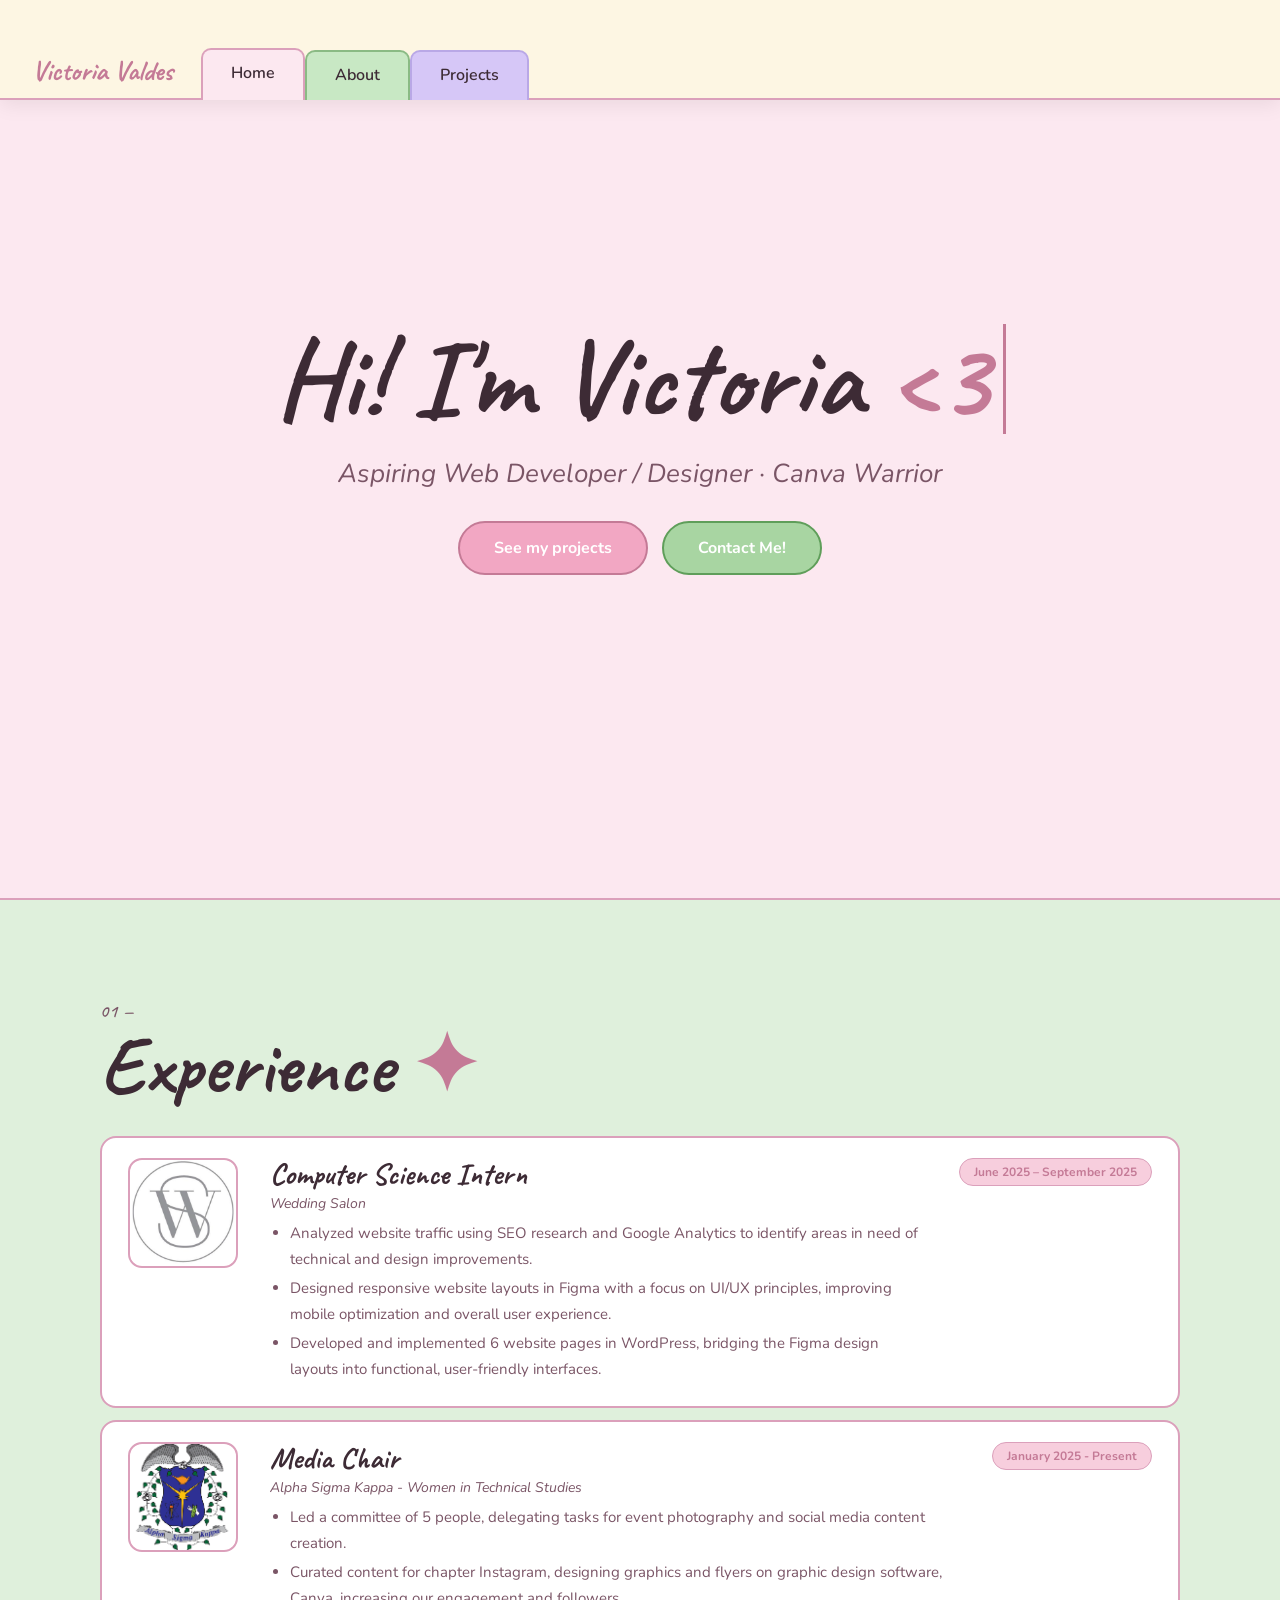
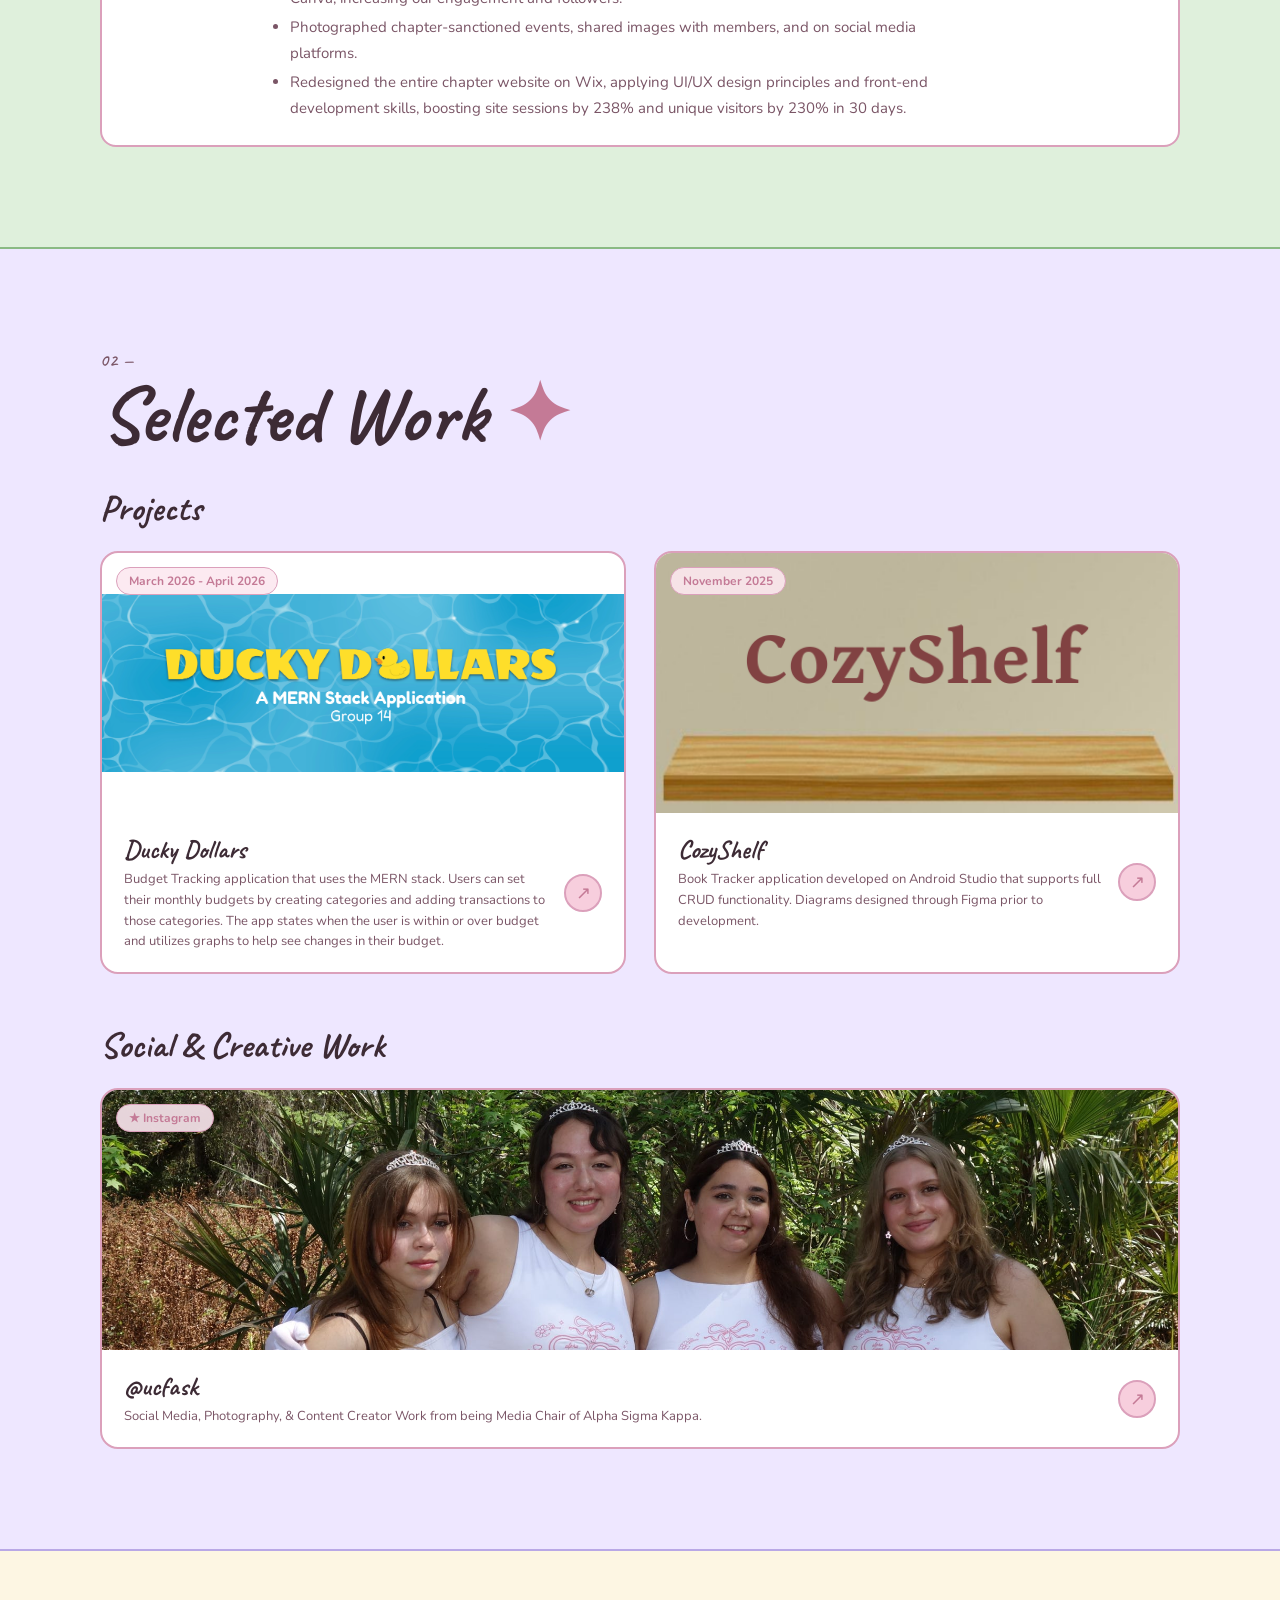
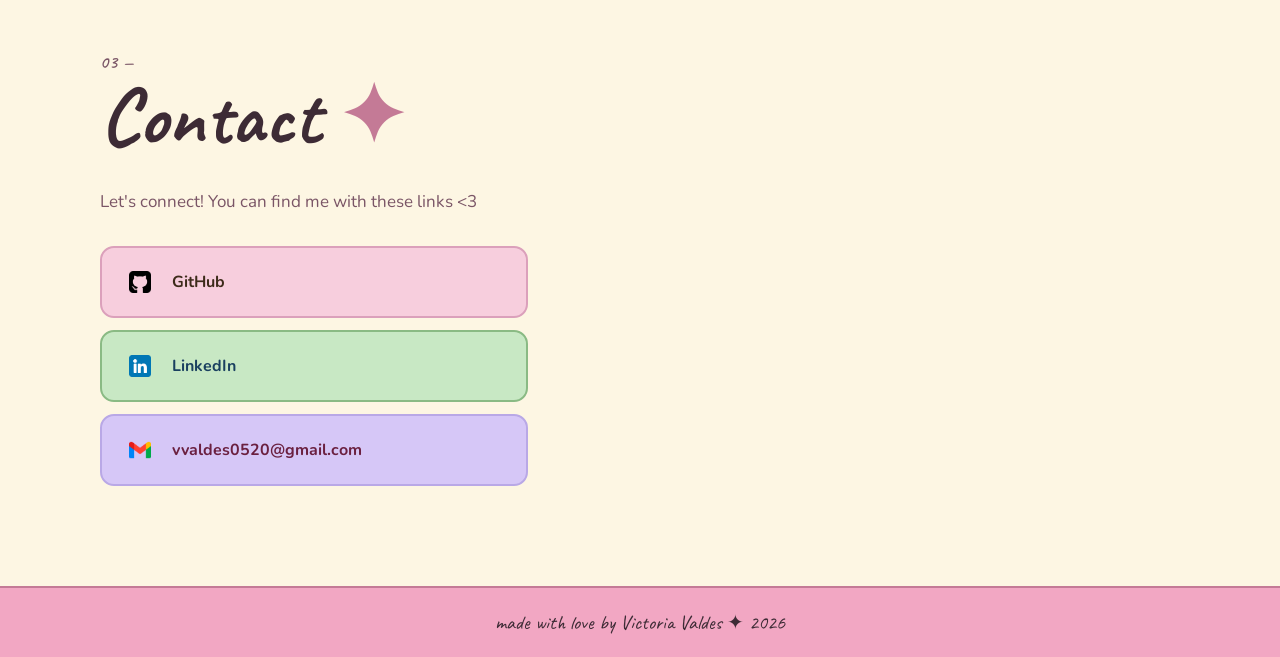
<file: index.html>
<!DOCTYPE html>
<html lang="en">
<head>
    <meta charset="UTF-8">
    <meta name="viewport" content="width=device-width, initial-scale=1.0">
    <title>valdes-portfolio</title>
    <link rel="preconnect" href="https://fonts.googleapis.com"/>
    <link rel="preconnect" href="https://fonts.gstatic.com" crossorigin/>
    <link href="https://fonts.googleapis.com/css2?family=Caveat:wght@500;600;700&family=Nunito:ital,wght@0,400;0,500;0,600;1,400&display=swap" rel="stylesheet">
    <link rel="stylesheet" href="styles.css">
</head>
<body>
    <nav>
        <div class="nav-logo">Victoria Valdes</div>
            <div class="tab-row">
                <a class="nav-tab active" data-section="hero" href="index.html">Home</a>
                <a class="nav-tab" data-section="about" href="about.html">About</a>
                <a class="nav-tab" data-section="projects" href="projects.html">Projects</a>
            </div>
    </nav>
    
    <!-- HERO -->
    <section id="hero">
        <div class="hero-inner">
            <div class="hero-greeting">
                Hi! I'm Victoria <span class="heart">&lt;3</span>
            </div>
            <div class="hero-sub">Aspiring Web Developer / Designer  ·  Canva Warrior</div>
            <div class="hero-ctas">
                <a class="btn btn-pink" href="projects.html">See my projects</a>
                <a class="btn btn-green" href="#contact">Contact Me!</a>
            </div>
        </div>
    </section>

    <!-- EXPERIENCE -->
    <section id="experience">
        <div class="exp-wrap">
            <div class="section-number">01 —</div>
            <div class="section-title">Experience <span class="sparkle">✦</span></div>
            <div class="exp-cards">

            <div class="exp-card">
                <div class="exp-logo">
                    <img src="assets/weddingsalon.png" alt="Company Name" />
                </div>
                <div>
                    <div class="exp-role">Computer Science Intern</div>
                    <div class="exp-company">Wedding Salon</div>
                    <div class="exp-desc">
                        <ul>
                            <li>Analyzed website traffic using SEO research and Google Analytics to identify areas in need of technical and design improvements.</li>
                            <li>Designed responsive website layouts in Figma with a focus on UI/UX principles, improving mobile optimization and overall user experience.</li>
                            <li>Developed and implemented 6 website pages in WordPress, bridging the Figma design layouts into functional, user-friendly interfaces.</li>
                        </ul>
                    </div>
                </div>
                <div class="exp-date">June 2025 – September 2025</div>
            </div>

            <div class="exp-card">
                <div class="exp-logo">
                    <img src="assets/ASK-Digital-Crest.png" alt="Organization" />
                </div>
                <div>
                    <div class="exp-role">Media Chair</div>
                    <div class="exp-company">Alpha Sigma Kappa - Women in Technical Studies</div>
                    <div class="exp-desc">
                        <ul>
                            <li>Led a committee of 5 people, delegating tasks for event photography and social media content creation.</li>
                            <li>Curated content for chapter Instagram, designing graphics and flyers on graphic design software, Canva, increasing our engagement and followers.</li>
                            <li>Photographed chapter-sanctioned events, shared images with members, and on social media platforms.</li>
                            <li>Redesigned the entire chapter website on Wix, applying UI/UX design principles and front-end development skills, boosting site sessions by 238% and unique visitors by 230% in 30 days.</li>
                        </ul>
                    </div>
                </div>
                <div class="exp-date">January 2025 - Present</div>
            </div>
            </div>
        </div>
    </section>

    <!-- SELECTED WORK -->
    <section id="projects-home">
        <div style="position:relative;z-index:1;">
            <div class="section-number">02 —</div>
            <div class="section-title">Selected Work <span class="sparkle">✦</span></div>

            <!-- Projects -->
            <div class="projects-label">Projects</div>
            <div class="projects-grid-home">
            <a class="project-home-card" href="https://github.com/wongbernice/MERN-Stack-Project-Group-14" target="_blank">
                <div class="project-home-card-thumb">
                    <div>
                        <img src="assets/Screenshot 2026-05-05 at 6.38.51 PM.png" alt="duckydollars">
                    </div>
                    <div class="platform-badge badge-instagram">March 2026 - April 2026</div>
                </div>
                <div class="project-home-card-body">
                    <div>
                        <h3>Ducky Dollars</h3>
                        <p>Budget Tracking application that uses the MERN stack. Users can set their monthly budgets by creating categories and adding transactions to those categories. The app states when the user is within or over budget and utilizes graphs to help see changes in their budget.</p>
                    </div>
                    <div class="arrow">↗</div>
                </div>
            </a>

            <a class="project-home-card" href="https://github.com/vvaldes0520/Book-Tracker-App" target="_blank">
                <div class="project-home-card-thumb">
                    <div>
                        <img src="assets/Screenshot 2026-05-05 at 6.32.41 PM.png" alt="CozyShelf">
                    </div>
                    <div class="platform-badge badge-instagram">November 2025</div>
                </div>
                <div class="project-home-card-body">
                    <div>
                        <h3>CozyShelf</h3>
                        <p>Book Tracker application developed on Android Studio that supports full CRUD functionality. Diagrams designed through Figma prior to development.</p>
                    </div>
                    <div class="arrow">↗</div>
                </div>
            </a>
            </div>

            <!-- Social & Creative Work -->
            <div class="projects-label">Social & Creative Work</div>
            <div class="project-home-grid">
                <a class="project-home-card" href="https://instagram.com/ucfask" target="_blank">
                    <div class="project-home-card-thumb">
                        <div>
                            <img src="assets/ask.jpeg" alt="ucfask instagram">
                        </div>
                        <div class="platform-badge badge-instagram">★ Instagram</div>
                    </div>
                    <div class="project-home-card-body">
                        <div>
                            <h3>@ucfask</h3>
                            <p>Social Media, Photography, & Content Creator Work from being Media Chair of Alpha Sigma Kappa.</p>
                        </div>
                        <div class="arrow">↗</div>
                    </div>
                </a>
            </div>
        </div>
    </section>

    <!-- CONTACT -->
    <section id="contact">
        <div class="contact-wrap">
            <div class="contact-left">
                <div class="section-number">03 —</div>
                <div class="section-title">Contact <span class="sparkle">✦</span></div>
                <p>Let's connect! You can find me with these links &lt;3</p>

                <div class="social-stack">
                    <a class="social-btn sb-github" href="https://github.com/vvaldes0520" target="_blank">
                        <div class="social-icon si-gh">
                            <img src="assets/github-sign.png">
                        </div>
                        GitHub
                    </a>
                    <a class="social-btn sb-linkedin" href="https://www.linkedin.com/in/valdes-victoria/" target="_blank">
                        <div class="social-icon si-li">
                            <img src="assets/linkedin.png">
                        </div>
                        LinkedIn
                    </a>
                    <a class="social-btn sb-email" href="mailto:vvaldes0520@gmail.com">
                        <div class="social-icon si-em">
                            <img src="assets/gmail.png">
                        </div>
                        vvaldes0520@gmail.com
                    </a>
                </div>
            </div>
        </div>
    </section>

    <footer>
        made with love by Victoria Valdes ✦ 2026
    </footer>
    <script src="main.js"></script>
</body>
</html>
</file>
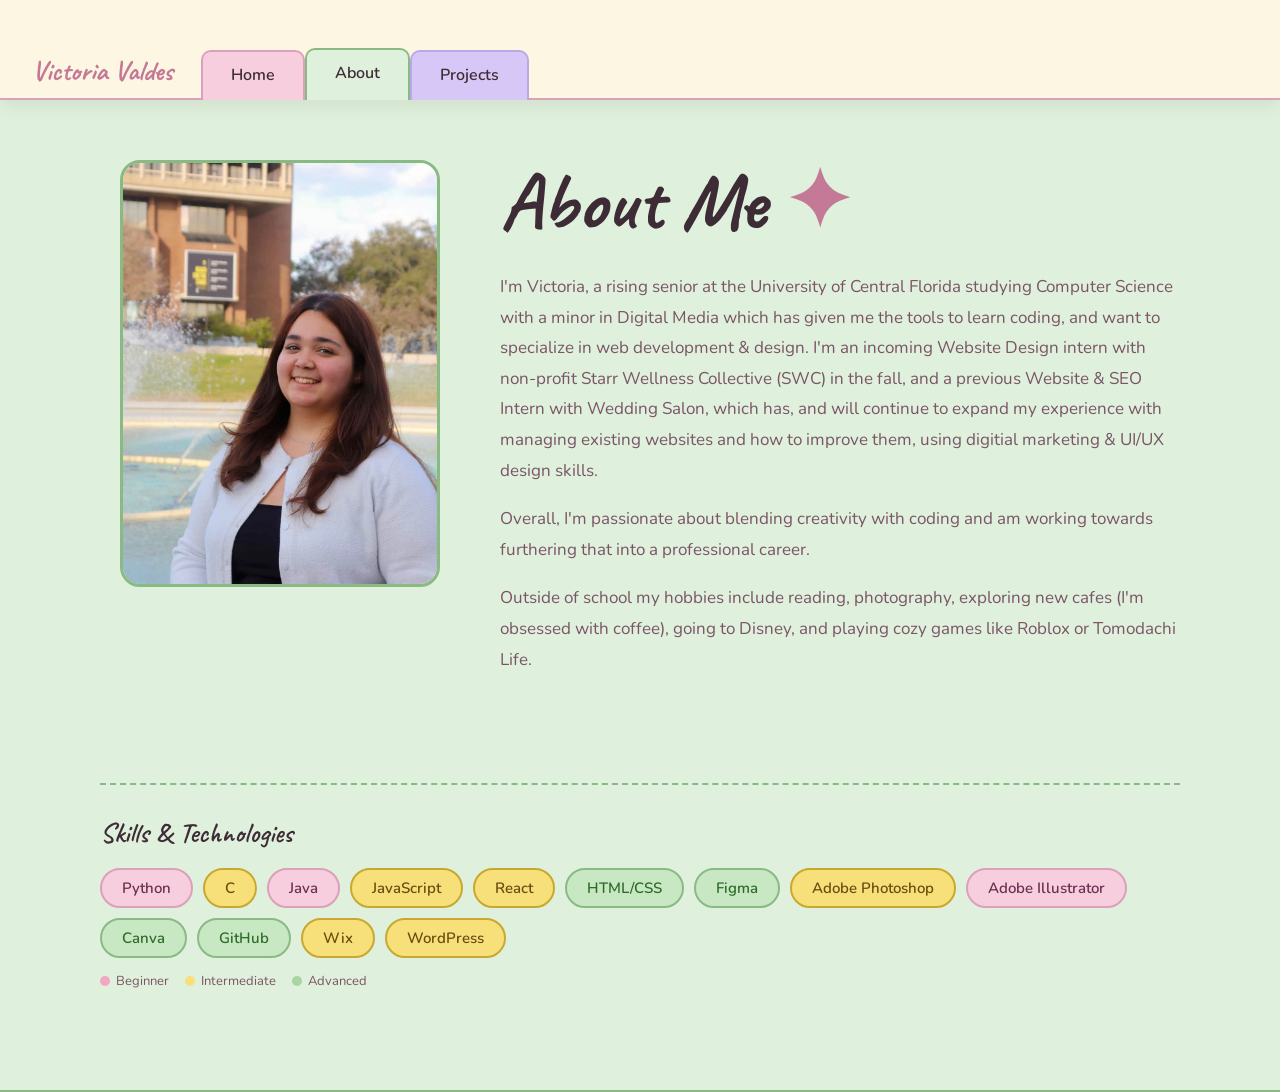
<file: about.html>
<!DOCTYPE html>
<html lang="en">
<head>
    <meta charset="UTF-8">
    <meta name="viewport" content="width=device-width, initial-scale=1.0">
    <title>valdes-about</title>
    <link rel="preconnect" href="https://fonts.googleapis.com"/>
    <link rel="preconnect" href="https://fonts.gstatic.com" crossorigin/>
    <link href="https://fonts.googleapis.com/css2?family=Caveat:wght@500;600;700&family=Nunito:ital,wght@0,400;0,500;0,600;1,400&display=swap" rel="stylesheet">
    <link rel="stylesheet" href="styles.css">
</head>
<body>
    <nav>
        <div class="nav-logo">Victoria Valdes</div>
        <div class="tab-row">
            <a class="nav-tab" data-section="hero" href="index.html">Home</a>
            <a class="nav-tab active" data-section="about" href="about.html">About</a>
            <a class="nav-tab" data-section="projects" href="projects.html">Projects</a>
        </div>
    </nav>

    <!-- ABOUT -->
    <section id="about">
        <div class="about-grid">
            <div class="about-photo-wrap">
                <div class="about-photo">
                    <img src="assets/20260220_000144_DA2018.jpeg">
                </div>
            </div>

            <div class="about-text">
                <div class="section-title">About Me <span class="sparkle">✦</span></div>
                <p> 
                    I'm Victoria, a rising senior at the University of Central Florida studying Computer Science with a minor in Digital Media which has given me the tools to learn coding, and want to specialize in web development & design. 
                    I'm an incoming Website Design intern with non-profit Starr Wellness Collective (SWC) in the fall, and a previous Website & SEO Intern with Wedding Salon, which has, and will continue to expand my experience with managing existing websites and how to improve them, using digitial marketing & UI/UX design skills.
                </p>
                <p>Overall, I'm passionate about blending creativity with coding and am working towards furthering that into a professional career.</p>
                <p>Outside of school my hobbies include reading, photography, exploring new cafes (I'm obsessed with coffee), going to Disney, and playing cozy games like Roblox or Tomodachi Life.</p>
            </div>

            <div class="skills-section">
                    <div class="skills-label">Skills & Technologies</div>
                    <div class="skills-grid">
                        <span class="skill-pill pill-pink">Python</span>
                        <span class="skill-pill pill-yellow">C</span>
                        <span class="skill-pill pill-pink">Java</span>
                        <span class="skill-pill pill-yellow">JavaScript</span>
                        <span class="skill-pill pill-yellow">React</span>
                        <span class="skill-pill pill-green">HTML/CSS</span>
                        <span class="skill-pill pill-green">Figma</span>
                        <span class="skill-pill pill-yellow">Adobe Photoshop</span>
                        <span class="skill-pill pill-pink">Adobe Illustrator</span>
                        <span class="skill-pill pill-green">Canva</span>
                        <span class="skill-pill pill-green">GitHub</span>
                        <span class="skill-pill pill-yellow">Wix</span>
                        <span class="skill-pill pill-yellow">WordPress</span>
                    </div>
                    <div class="skill-legend">
                        <div class="legend-item"><div class="legend-dot" style="background:#f2a7c3;"></div> Beginner</div>
                        <div class="legend-item"><div class="legend-dot" style="background:#f7e07a;"></div> Intermediate</div>
                        <div class="legend-item"><div class="legend-dot" style="background:#a8d5a2;"></div> Advanced</div>
                    </div>
                </div>
        </div>
    </section>
</body>
</html>
</file>
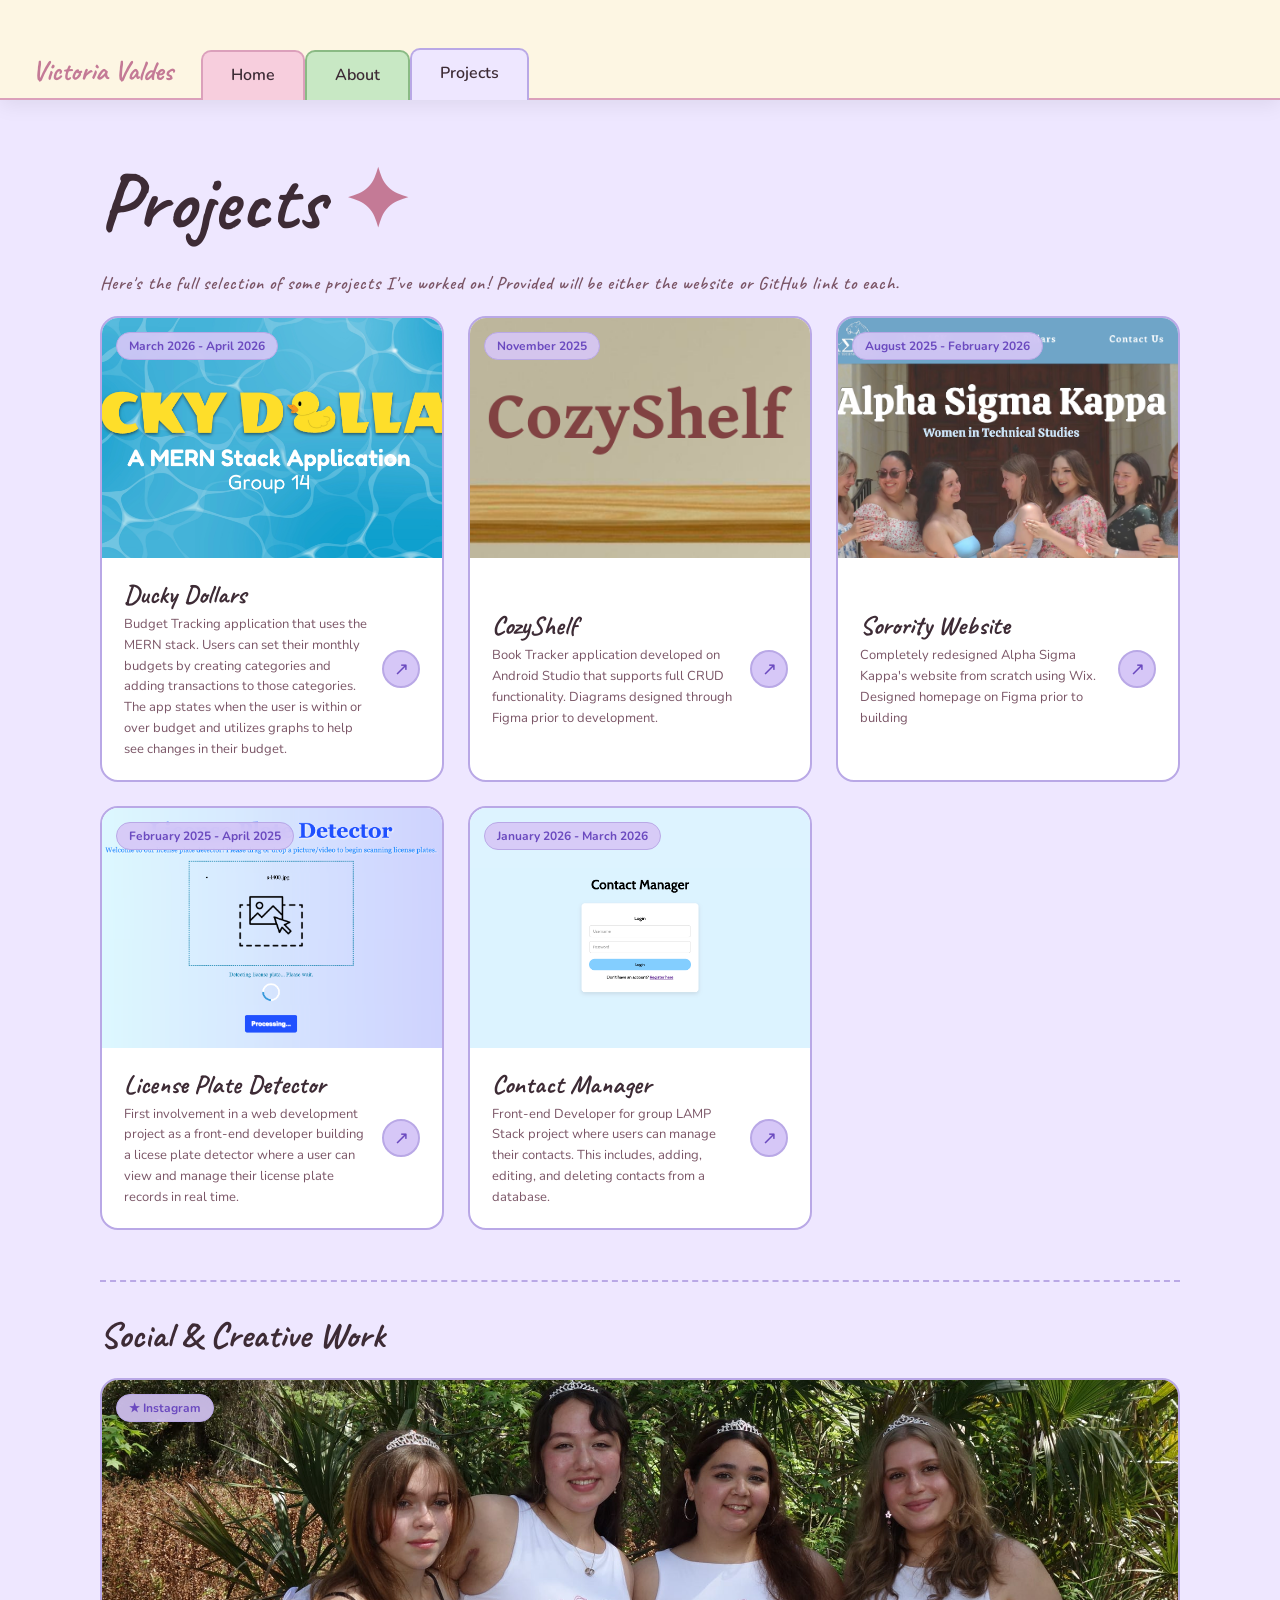
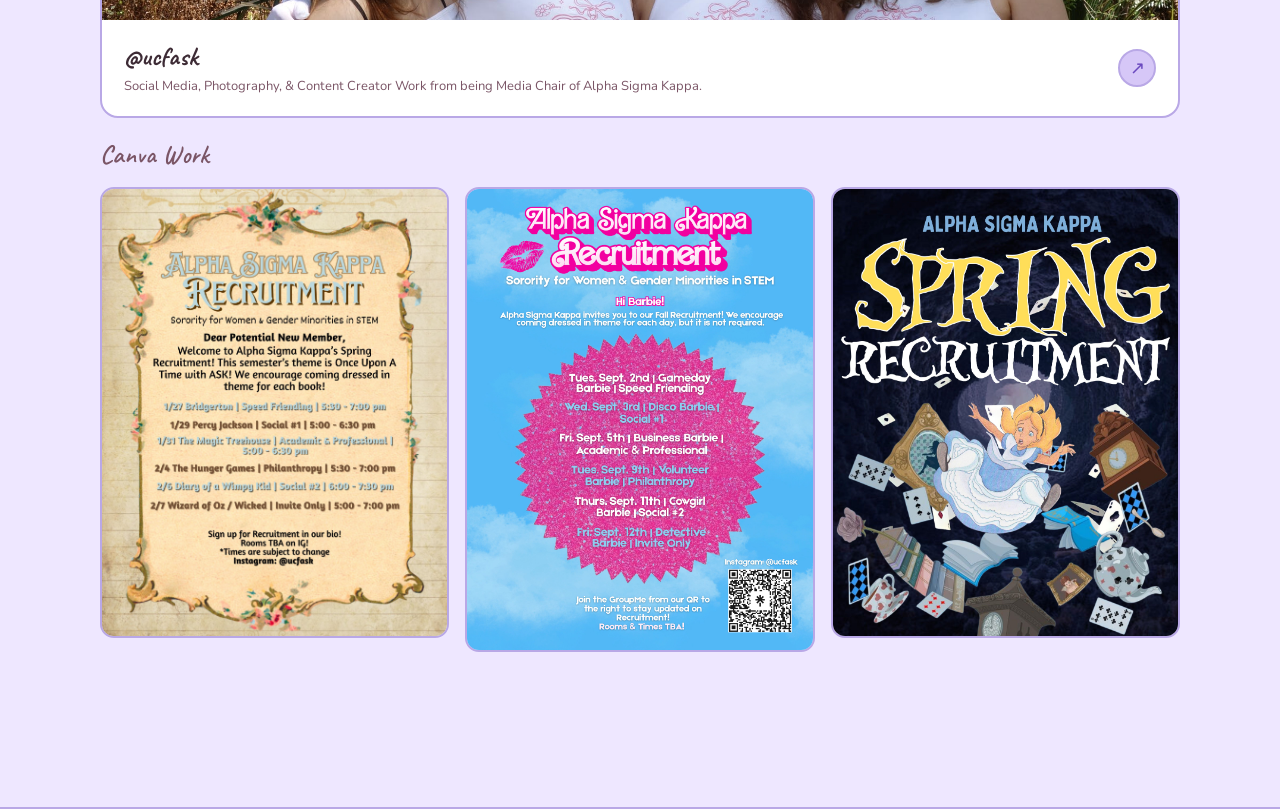
<file: projects.html>
<!DOCTYPE html>
<html lang="en">
<head>
    <meta charset="UTF-8">
    <meta name="viewport" content="width=device-width, initial-scale=1.0">
    <title>valdes-projects</title>
    <link rel="preconnect" href="https://fonts.googleapis.com"/>
    <link rel="preconnect" href="https://fonts.gstatic.com" crossorigin/>
    <link href="https://fonts.googleapis.com/css2?family=Caveat:wght@500;600;700&family=Nunito:ital,wght@0,400;0,500;0,600;1,400&display=swap" rel="stylesheet">
    <link rel="stylesheet" href="styles.css">
</head>
<body>
    <nav>
        <div class="nav-logo">Victoria Valdes</div>
        <div class="tab-row">
            <a class="nav-tab" data-section="hero" href="index.html">Home</a>
            <a class="nav-tab" data-section="about" href="about.html">About</a>
            <a class="nav-tab active" data-section="projects" href="projects.html">Projects</a>
        </div>
    </nav>

    <section id="projects-page">
        <div style="position:relative;z-index:1;">
            <div class="section-title">Projects <span class="sparkle">✦</span></div>
            <p class="section-number">Here's the full selection of some projects I've worked on! Provided will be either the website or GitHub link to each.</p>

            <!-- Projects -->
            <div class="projects-page-grid">
                <a class="projects-page-card" href="https://github.com/wongbernice/MERN-Stack-Project-Group-14" target="_blank">
                    <div class="projects-page-card-thumb">
                        <img src="assets/Screenshot 2026-05-05 at 6.38.51 PM.png" alt="duckydollars">
                        <div class="projects-page-badge badge-instagram">March 2026 - April 2026</div>
                    </div>
                    <div class="projects-page-card-body">
                        <div>
                            <h3>Ducky Dollars</h3>
                            <p>Budget Tracking application that uses the MERN stack. Users can set their monthly budgets by creating categories and adding transactions to those categories. The app states when the user is within or over budget and utilizes graphs to help see changes in their budget.</p>
                        </div>
                        <div class="projects-page-arrow">↗</div>
                    </div>
                </a>

                <a class="projects-page-card" href="https://github.com/vvaldes0520/Book-Tracker-App" target="_blank">
                    <div class="projects-page-card-thumb">
                        <img src="assets/Screenshot 2026-05-05 at 6.32.41 PM.png" alt="CozyShelf">
                        <div class="projects-page-badge badge-instagram">November 2025</div>
                    </div>
                    <div class="projects-page-card-body">
                        <div>
                            <h3>CozyShelf</h3>
                            <p>Book Tracker application developed on Android Studio that supports full CRUD functionality. Diagrams designed through Figma prior to development.</p>
                        </div>
                        <div class="projects-page-arrow">↗</div>
                    </div>
                </a>

                <a class="projects-page-card" href="https://www.ucfask.com/" target="_blank">
                    <div class="projects-page-card-thumb">
                        <img src="assets/Screenshot 2026-05-05 at 10.12.42 PM.png" alt="ASKWebsite">
                        <div class="projects-page-badge badge-instagram">August 2025 - February 2026</div>
                    </div>
                    <div class="projects-page-card-body">
                        <div>
                            <h3>Sorority Website</h3>
                            <p>Completely redesigned Alpha Sigma Kappa's website from scratch using Wix. Designed homepage on Figma prior to building</p>
                        </div>
                        <div class="projects-page-arrow">↗</div>
                    </div>
                </a>

                <a class="projects-page-card" href="https://github.com/ChinmayiAchanta/WEECS-License-Plate-Detector-Project" target="_blank">
                    <div class="projects-page-card-thumb">
                        <img src="assets/LPD.png" alt="LPD">
                        <div class="projects-page-badge badge-instagram">February 2025 - April 2025</div>
                    </div>
                    <div class="projects-page-card-body">
                        <div>
                            <h3>License Plate Detector</h3>
                            <p>First involvement in a web development project as a front-end developer building a licese plate detector where a user can view and manage their license plate records in real time.</p>
                        </div>
                        <div class="projects-page-arrow">↗</div>
                    </div>
                </a>

                <a class="projects-page-card" href="https://github.com/rms543221/lamp-project" target="_blank">
                    <div class="projects-page-card-thumb">
                        <img src="assets/contact.png" alt="LPD">
                        <div class="projects-page-badge badge-instagram">January 2026 - March 2026</div>
                    </div>
                    <div class="projects-page-card-body">
                        <div>
                            <h3>Contact Manager</h3>
                            <p>Front-end Developer for group LAMP Stack project where users can manage their contacts. This includes, adding, editing, and deleting contacts from a database.</p>
                        </div>
                        <div class="projects-page-arrow">↗</div>
                    </div>
                </a>

            </div>

            <!-- Social & Creative Work -->
            <div class="projects-page-label">Social & Creative Work</div>
            <div class="projects-page-grid">

                <a class="projects-page-card" href="https://instagram.com/ucfask" target="_blank">
                    <div class="projects-page-card-thumb">
                        <img src="assets/ask.jpeg" alt="ucfask instagram">
                        <div class="projects-page-badge badge-instagram">★ Instagram</div>
                    </div>
                    <div class="projects-page-card-body">
                        <div>
                            <h3>@ucfask</h3>
                            <p>Social Media, Photography, & Content Creator Work from being Media Chair of Alpha Sigma Kappa.</p>
                        </div>
                        <div class="projects-page-arrow">↗</div>
                    </div>
                </a>
            </div>

            <div class="projects-page-sublabel">Canva Work</div>
            <div class="canva">
                <a class="canva-item" href="https://canva.link/jbalw9c9ij8r6xw" target="_blank">
                    <img src="assets/2025-Spring-Recruitment-Flyer.jpg" alt="Spring25Flyer">
                    <div class="canva-item-overlay">
                        <span>Spring 2025 Recruitment Flyer</span>
                    </div>
                </a>

                <a class="canva-item" href="https://canva.link/jiilk8mbtm2b7wb" target="_blank">
                    <img src="assets/ASK Fall 25 Recruitment.jpg" alt="Fall25Flyer">
                    <div class="canva-item-overlay">
                        <span>Fall 2025 Recruitment Flyer</span>
                    </div>
                </a>

                <a class="canva-item" href="https://canva.link/3geatzvf5hw2xq8" target="_blank">
                    <img src="assets/Spring Recruitment 2026 Flyer (1).jpg" alt="Spring26Flyer">
                    <div class="canva-item-overlay">
                        <span>Spring 2026 Recruitment Flyer</span>
                    </div>
                </a>
            </div>
    </section>
</body>
</html>
</file>
<file: styles.css>
:root {
  --pink:        #f2a7c3;
  --pink-light:  #fce8f0;
  --pink-mid:    #f7cedd;
  --pink-dark:   #c47a96;
  --pink-border: #dba0bb;
  --green:       #a8d5a2;
  --green-light: #dff0dc;
  --green-mid:   #c8e8c4;
  --green-dark:  #5f9e5a;
  --green-border:#8aba84;
  --cream:       #fdf6e3;
  --cream-dark:  #f0e6c8;
  --yellow:      #f7e07a;
  --text:        #3d2b35;
  --text-soft:   #7a5566;
  --purple-mid: #d6c7f7;
  --purple-light: #eee7ff;
  --purple-border: #b9a8e6;
  --nav-h:       100px;
}
 
*, *::before, *::after { box-sizing: border-box; margin: 0; padding: 0; }
html { scroll-behavior: smooth; }
 
body {
  background: var(--cream);
  color: var(--text);
  font-family: 'Nunito', sans-serif;
  overflow-x: hidden;
}
 
/* ── NAVBAR ── */
nav {
  position: fixed;
  top: 0; left: 0; right: 0;
  height: var(--nav-h);
  z-index: 200;
  background: var(--cream);
  border-bottom: 2px solid var(--pink-border);
  display: flex;
  align-items: flex-end;
  padding: 0 32px;
  gap: 0;
  box-shadow: 0 4px 20px rgba(0, 0, 0, 0.08);
}
 
.nav-logo {
  font-family: 'Caveat', cursive;
  font-size: 28px;
  font-weight: 700;
  color: var(--pink-dark);
  white-space: nowrap;
  padding: 0 20px 10px 0;
  margin-right: 8px;
}
 
.tab-row {
  display: flex;
  align-items: flex-end;
  gap: 0;
  height: 100%;
}
 
.nav-tab {
  display: block;
  padding: 12px 28px 14px;
  font-size: 16px;
  font-family: 'Nunito', sans-serif;
  font-weight: 600;
  text-decoration: none;
  border-radius: 10px 10px 0 0;
  border: 2px solid transparent;
  border-bottom: none;
  cursor: pointer;
  position: relative;
  bottom: -2px;
  z-index: 1;
  color: var(--text-soft);
  background: transparent;
}
 
.nav-tab[data-section="hero"]{ 
  background: var(--pink-mid);
  border-color: var(--pink-border);
  color: var(--text); 
}

.nav-tab[data-section="about"] {
  background: var(--green-mid);
  border-color: var(--green-border);
  color: var(--text);
}

.nav-tab[data-section="projects"]{
  background: var(--purple-mid);
  border-color: var(--purple-border);
  color: var(--text);
}
 
.nav-tab.active { 
  z-index: 3; bottom: -2px; padding-bottom: 16px; 
}
 
.nav-tab[data-section="hero"].active { 
  background: var(--pink-light);  
  border-color: 
  var(--pink-border);  
}

.nav-tab[data-section="about"].active { 
  background: var(--green-light); 
  border-color: var(--green-border); 
}

.nav-tab[data-section="projects"].active { 
  background: var(--purple-light);
  border-color: var(--purple-border);  
}
 
.nav-tab:not(.active):hover { opacity: 0.8; }
 
/* ── HOME PAGE + SECTIONS ── */
section {
  position: relative;
  padding: 100px;
  overflow: hidden;
}
 
/* ── HERO ── */
#hero {
  background: var(--pink-light);
  min-height: 100vh;
  border-bottom: 2px solid var(--pink-border);
  display: flex;
  align-items: center;
  justify-content: center;
}
 
.hero-inner {
  position: relative;
  z-index: 1;
  text-align: center;
  max-width: 760px;
}
 
.hero-greeting {
  font-family: 'Caveat', cursive;
  font-size: clamp(72px, 12vw, 110px);
  font-weight: 700;
  line-height: 1.0;
  color: var(--text);
  margin-bottom: 20px;
  overflow: hidden;
  border-right: 3px solid var(--pink-dark);
  white-space: nowrap;
  padding-right: 15px; 
  animation:
    blinking 1s steps(1, end) infinite, 
    typing 3s steps(40, end);
}

@keyframes blinking {
  0% {border-color: var(--pink-dark)}
  50% {border-color: transparent}
  100% {border-color: var(--pink-dark)}
}

@keyframes typing {
  0% { width: 0 }
  100% { width: 100% }
}
 
.hero-greeting .heart { color: var(--pink-dark); }
 
.hero-sub {
  font-size: clamp(18px, 2.5vw, 26px);
  color: var(--text-soft);
  font-style: italic;
  margin-bottom: 28px;
  line-height: 1.5;
}
 
.hero-ctas { 
  display: flex; 
  gap: 14px; 
  justify-content: center; 
  flex-wrap: wrap; 
}
 
.btn {
  padding: 14px 34px;
  border-radius: 50px;
  font-family: 'Nunito', sans-serif;
  font-size: 16px;
  font-weight: 700;
  text-decoration: none;
  border: 2px solid transparent;
  cursor: pointer;
  transition: transform 0.15s, opacity 0.15s;
  display: inline-block;
}
.btn:hover  { transform: translateY(-2px); }
.btn:active { transform: translateY(0); }
 
.btn-pink    { background: var(--pink);  border-color: var(--pink-dark);  color: #fff; }
.btn-green   { background: var(--green); border-color: var(--green-dark); color: #fff; }
 
.section-number {
  font-family: 'Caveat', cursive;
  font-size: 18px;
  font-weight: 600;
  letter-spacing: 0.06em;
  color: var(--text-soft);
  margin-bottom: 2px;
}
 
.section-title {
  font-family: 'Caveat', cursive;
  font-size: clamp(52px, 7vw, 80px);
  font-weight: 700;
  line-height: 1.05;
  margin-bottom: 28px;
  color: var(--text);
}
 
.sparkle { color: var(--pink-dark); }
 
/* ── EXPERIENCE ── */
#experience {
  background: var(--green-light);
  border-bottom: 2px solid var(--green-border);
}
 
.exp-wrap {
  position: relative;
  z-index: 1;
  max-width: 100%;
}
 
.exp-cards {
  display: flex;
  flex-direction: column;
  gap: 12px;
}
 
.exp-card {
  display: grid;
  grid-template-columns: 110px 1fr auto;
  align-items: start;
  gap: 32px;
  padding: 20px 26px;
  border-radius: 16px;
  border: 2px solid var(--pink-border);
  background: #fff;
  transition: transform 0.15s, box-shadow 0.15s;
}
 
.exp-card:hover {
  transform: translateY(-2px);
  box-shadow: 3px 6px 0 var(--pink-border);
}
 
.exp-logo {
  width: 110px;
  height: 110px;
  border-radius: 14px;
  border: 2px solid var(--pink-border);
  background: var(--pink-mid);
  overflow: hidden;
  flex-shrink: 0;
  display: flex;
  align-items: center;
  justify-content: center;
}
 
.exp-logo img {
  width: 100%;
  height: 100%;
  object-fit: cover;
  border-radius: 12px;
}
 
.exp-role {
  font-family: 'Caveat', cursive;
  font-size: 30px;
  font-weight: 700;
  color: var(--text);
  line-height: 1.1;
  margin-bottom: 3px;
}
 
.exp-company {
  font-size: 14px;
  color: var(--text-soft);
  font-style: italic;
  margin-bottom: 8px;
}
 
.exp-desc {
  font-size: 15px;
  color: var(--text-soft);
  line-height: 1.7;
}

.exp-desc ul {
  padding-left: 20px;
  margin-top: 4px;
}

.exp-desc li {
  font-size: 15px;
  color: var(--text-soft);
  line-height: 1.7;
  margin-bottom: 4px;
}
 
.exp-date {
  font-size: 12px;
  font-weight: 700;
  font-family: 'Nunito', sans-serif;
  color: var(--pink-dark);
  background: var(--pink-mid);
  border: 1.5px solid var(--pink-border);
  border-radius: 50px;
  padding: 5px 14px;
  white-space: nowrap;
  align-self: flex-start;
}

/* ── PROJECTS ── */
#projects-home {
  background: var(--purple-light);
  border-bottom: 2px solid var(--purple-border);
}

.projects-grid-home {
  display: grid;
  grid-template-columns: repeat(auto-fit, minmax(350px, 1fr));
  gap: 28px;
  margin-top: 20px;
  margin-bottom: 48px;
}

.projects-label {
  font-family: 'Caveat', cursive;
  font-size: 36px;
  font-weight: 700;
  color: var(--text);
  margin-bottom: 20px;
  position: relative;
  z-index: 1;
}

.projects-label span {
  color: var(--pink-dark);
}

.project-home-card {
  border-radius: 18px;
  border: 2px solid var(--pink-border);
  overflow: hidden;
  text-decoration: none;
  color: inherit;
  display: flex;
  flex-direction: column;
  transition: transform 0.2s, box-shadow 0.2s;
  background: #fff;
}

.project-home-card:hover {
  transform: translateY(-5px) rotate(0.4deg);
  box-shadow: 4px 8px 0 var(--pink-border);
}

.project-home-card-thumb {
  height: 260px;
  overflow: hidden;
  position: relative;
  display: flex;
  align-items: center;
  justify-content: center;
}

.project-home-card-thumb img {
  width: 100%;
  height: 100%;
  object-fit: cover;
  display: block;
}

.platform-badge {
  position: absolute;
  top: 14px;
  left: 14px;
  display: flex;
  align-items: center;
  gap: 6px;
  padding: 5px 12px;
  border-radius: 50px;
  font-family: 'Nunito', sans-serif;
  font-size: 12px;
  font-weight: 700;
  border: 1.5px solid;
  backdrop-filter: blur(6px);
}

.badge-instagram {
  background: rgba(252,232,240,0.9);
  border-color: var(--pink-border);
  color: var(--pink-dark);
}

.project-home-card-body {
  padding: 20px 22px;
  display: flex;
  align-items: center;
  justify-content: space-between;
  gap: 12px;
}

.project-home-card-body h3 {
  font-family: 'Caveat', cursive;
  font-size: 26px;
  font-weight: 700;
  color: var(--text);
  margin-bottom: 3px;
}

.project-home-card-body p {
  font-size: 13px;
  color: var(--text-soft);
  line-height: 1.6;
}

/* ── ARROW ── */
.arrow {
  width: 38px;
  height: 38px;
  border-radius: 50%;
  background: var(--pink-mid);
  border: 2px solid var(--pink-border);
  display: flex;
  align-items: center;
  justify-content: center;
  font-size: 18px;
  color: var(--pink-dark);
  flex-shrink: 0;
  transition: background 0.15s;
}

.project-home-card:hover .arrow {
  background: var(--pink);
  color: #fff;
}
 
/* ── CONTACT ── */
#contact {
  background: var(--cream);
  min-height: auto;
}
 
.contact-wrap {
  position: relative;
  z-index: 1;
  display: grid;
  grid-template-columns: 1fr 1fr;
  gap: 64px;
  max-width: 920px;
  align-items: start;
}
 
.contact-left p {
  font-size: 17px;
  color: var(--text-soft);
  line-height: 1.8;
  margin-bottom: 28px;
}
 
.social-stack { display: flex; flex-direction: column; gap: 12px; }
 
.social-btn {
  display: flex;
  align-items: center;
  gap: 14px;
  padding: 16px 20px;
  border-radius: 14px;
  border: 2px solid;
  text-decoration: none;
  font-weight: 700;
  font-size: 16px;
  transition: transform 0.15s;
  cursor: pointer;
}
.social-btn:hover { 
  transform: translateX(4px); 
}
 
.sb-github { 
  background: var(--pink-mid); 
  border-color: var(--pink-border); 
  color: #3d2b1a; 
}

.sb-linkedin { 
  background: var(--green-mid); 
  border-color: var(--green-border); 
  color: #1a4060; 
}

.sb-email { 
  background: var(--purple-mid); 
  border-color: var(--purple-border); 
  color: #6b2040; 
}
 
.social-icon { 
  width: 36px; 
  height: 36px; 
  border-radius: 8px; 
  display: flex; 
  align-items: center; 
  justify-content: center; 
  flex-shrink: 0; 
}

.social-icon img {
  width: 22px;
  height: 22px;
  object-fit: contain;
}

 
/* ── FOOTER ── */
footer {
  background: var(--pink);
  border-top: 2px solid var(--pink-dark);
  padding: 22px 48px;
  text-align: center;
  font-family: 'Caveat', cursive;
  font-size: 20px;
  color: var(--text);
}

/* ── ABOUT PAGE── */
#about {
  background: var(--green-light);
  border-bottom: 2px solid var(--green-border);
  padding-top: calc(var(--nav-h) + 60px);
  min-height: 100vh;
}
 
.about-grid {
  display: grid;
  grid-template-columns: 360px 1fr;
  gap: 40px;
  align-items: start;
  max-width: 1100px;
  margin: 0 auto;
}
 
.about-photo-wrap {
  display: flex;
  justify-content: center;
}

.about-photo {
  width: 100%;
  max-width: 320px;
  aspect-ratio: 3/4;
  border-radius: 20px;
  border: 3px solid var(--green-border);
  background: var(--green-mid);
  display: flex;
  align-items: center;
  justify-content: center;
  overflow: hidden;
}

.about-photo img {
  width: 100%;
  height: 100%;
  object-fit: cover;
}
 
.about-text p {
  font-size: 17px;
  color: var(--text-soft);
  line-height: 1.8;
  margin-bottom: 18px;
}
 
.skills-section { 
  grid-column: 1 / -1;
  margin-top: 50px;
  border-top: 2px dashed var(--green-border);
  padding-top: 30px;
}
 
.skills-label {
  font-family: 'Caveat', cursive;
  font-weight: 600;
  color: var(--text);
  font-size: 28px;
  margin-bottom: 18px;
}
 
.skills-grid { display: flex; flex-wrap: wrap; gap: 10px; }
 
.skill-pill {
  border-radius: 50px;
  font-weight: 600;
  border: 2px solid;
  padding: 8px 20px;
  font-size: 15px;
}
 
.pill-pink   { background: var(--pink-mid);  border-color: var(--pink-border);  color: #6b3050; }
.pill-green  { background: var(--green-mid); border-color: var(--green-border); color: #2f6b2a; }
.pill-yellow { background: var(--yellow);    border-color: #c9a830;             color: #6b4c10; }
 
.skill-legend { display: flex; gap: 16px; margin-top: 14px; flex-wrap: wrap; }
.legend-item  { display: flex; align-items: center; gap: 6px; font-size: 13px; color: var(--text-soft); }
.legend-dot   { width: 10px; height: 10px; border-radius: 50%; }

/* ── PROJECTS PAGE ── */
#projects-page {
  background: var(--purple-light);
  border-bottom: 2px solid var(--purple-border);
  padding-top: calc(var(--nav-h) + 60px);
  min-height: 100vh;
}

.projects-page-label {
  font-family: 'Caveat', cursive;
  font-size: 36px;
  font-weight: 700;
  color: var(--text);
  margin-top: 50px;
  border-top: 2px dashed var(--purple-border);
  padding-top: 30px;
}

.projects-page-sublabel {
  margin-top: 20px;
  font-family: 'Caveat', cursive;
  font-size: 26px;
  font-weight: 600;
  color: var(--text-soft);
  margin-bottom: 16px;
}

.projects-page-grid {
  display: grid;
  grid-template-columns: repeat(auto-fit, minmax(320px, 1fr));
  gap: 24px;
  padding-top: 20px;
}

.projects-page-card {
  border-radius: 18px;
  border: 2px solid var(--purple-border);
  overflow: hidden;
  text-decoration: none;
  color: inherit;
  display: flex;
  flex-direction: column;
  transition: transform 0.2s, box-shadow 0.2s;
  background: #fff;
}

.projects-page-card:hover {
  transform: translateY(-5px) rotate(0.4deg);
  box-shadow: 4px 8px 0 var(--purple-border);
}

.projects-page-card-thumb {
  height: 240px;
  overflow: hidden;
  position: relative;
}

.projects-page-card-thumb img {
  width: 100%;
  height: 100%;
  object-fit: cover;
  display: block;
}

.projects-page-badge {
  position: absolute;
  top: 14px;
  left: 14px;
  padding: 5px 12px;
  border-radius: 50px;
  font-family: 'Nunito', sans-serif;
  font-size: 12px;
  font-weight: 700;
  border: 1.5px solid;
  backdrop-filter: blur(6px);
  background: rgba(214, 199, 247, 0.9);
  border-color: var(--purple-border);
  color: #6b4abf;
}

.projects-page-card-body {
  padding: 20px 22px;
  display: flex;
  align-items: center;
  justify-content: space-between;
  gap: 12px;
  flex: 1;
}

.projects-page-card-body h3 {
  font-family: 'Caveat', cursive;
  font-size: 26px;
  font-weight: 700;
  color: var(--text);
  margin-bottom: 3px;
}

.projects-page-card-body p {
  font-size: 13px;
  color: var(--text-soft);
  line-height: 1.6;
}

.projects-page-arrow {
  width: 38px;
  height: 38px;
  border-radius: 50%;
  background: var(--purple-mid);
  border: 2px solid var(--purple-border);
  display: flex;
  align-items: center;
  justify-content: center;
  font-size: 18px;
  color: #6b4abf;
  flex-shrink: 0;
  transition: background 0.15s;
}

.projects-page-card:hover .projects-page-arrow {
  background: #b9a8e6;
  color: #fff;
}

/* ── CREATIVE MASONRY ── */
.canva {
  columns: 3;
  column-gap: 16px;
  margin-top: 8px;
  margin-bottom: 48px;
}

.canva-item {
  break-inside: avoid;
  margin-bottom: 16px;
  border-radius: 14px;
  overflow: hidden;
  display: block;
  position: relative;
  border: 2px solid var(--purple-border);
  text-decoration: none;
  color: inherit;
}

.canva-item img {
  width: 100%;
  height: auto;
  display: block;
  transition: transform 0.3s ease;
}

.canva-item-overlay {
  position: absolute;
  bottom: 0;
  left: 0;
  right: 0;
  padding: 28px 14px 14px;
  background: linear-gradient(to top, rgba(61, 43, 53, 0.75), transparent);
  opacity: 0;
  transition: opacity 0.3s ease;
  display: flex;
  align-items: flex-end;
}

.canva-item-overlay span {
  font-family: 'Caveat', cursive;
  font-size: 20px;
  font-weight: 700;
  color: #fff;
}

.canva-item:hover img {
  transform: scale(1.04);
}

.canva-item:hover .creative-item-overlay {
  opacity: 1;
}

/* ── RESPONSIVE ── */
@media (max-width: 800px) {
  .creative-masonry {
    columns: 2;
  }
}

@media (max-width: 480px) {
  .creative-masonry {
    columns: 1;
  }
}
</file>
